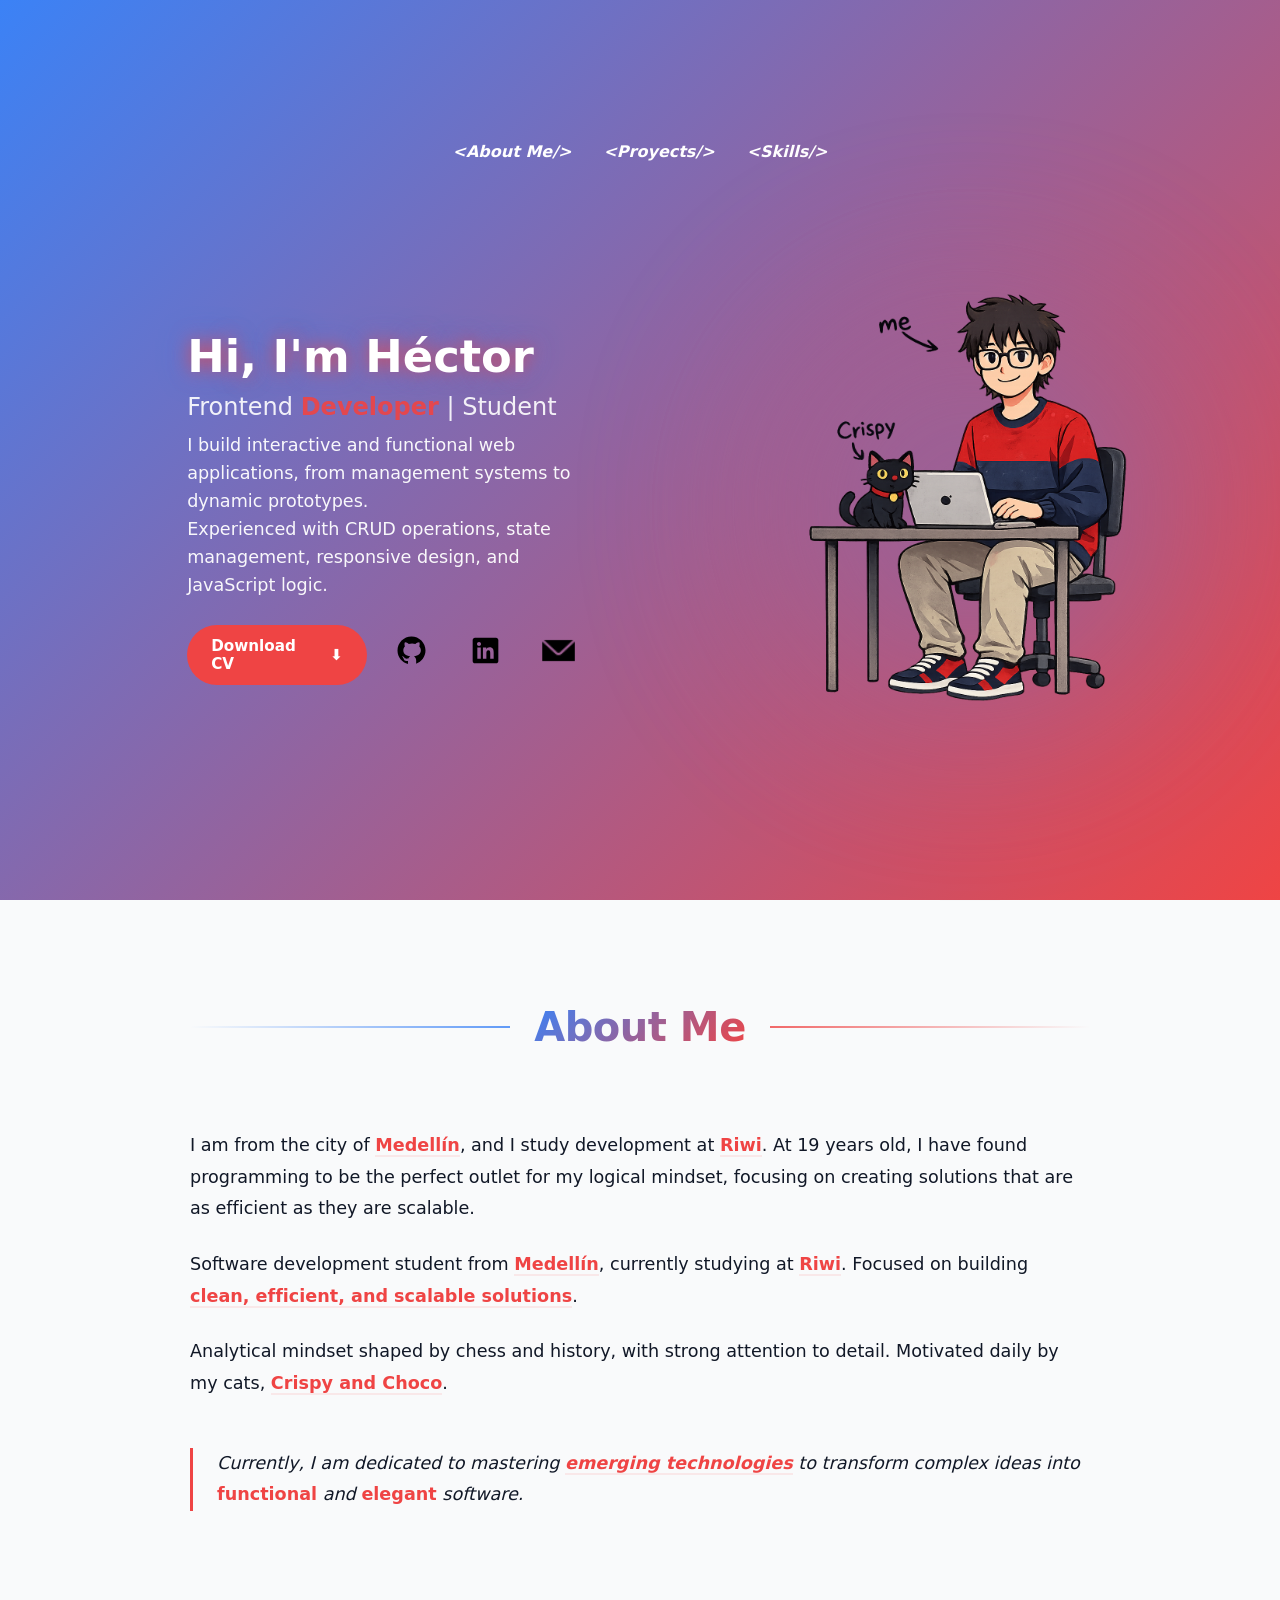
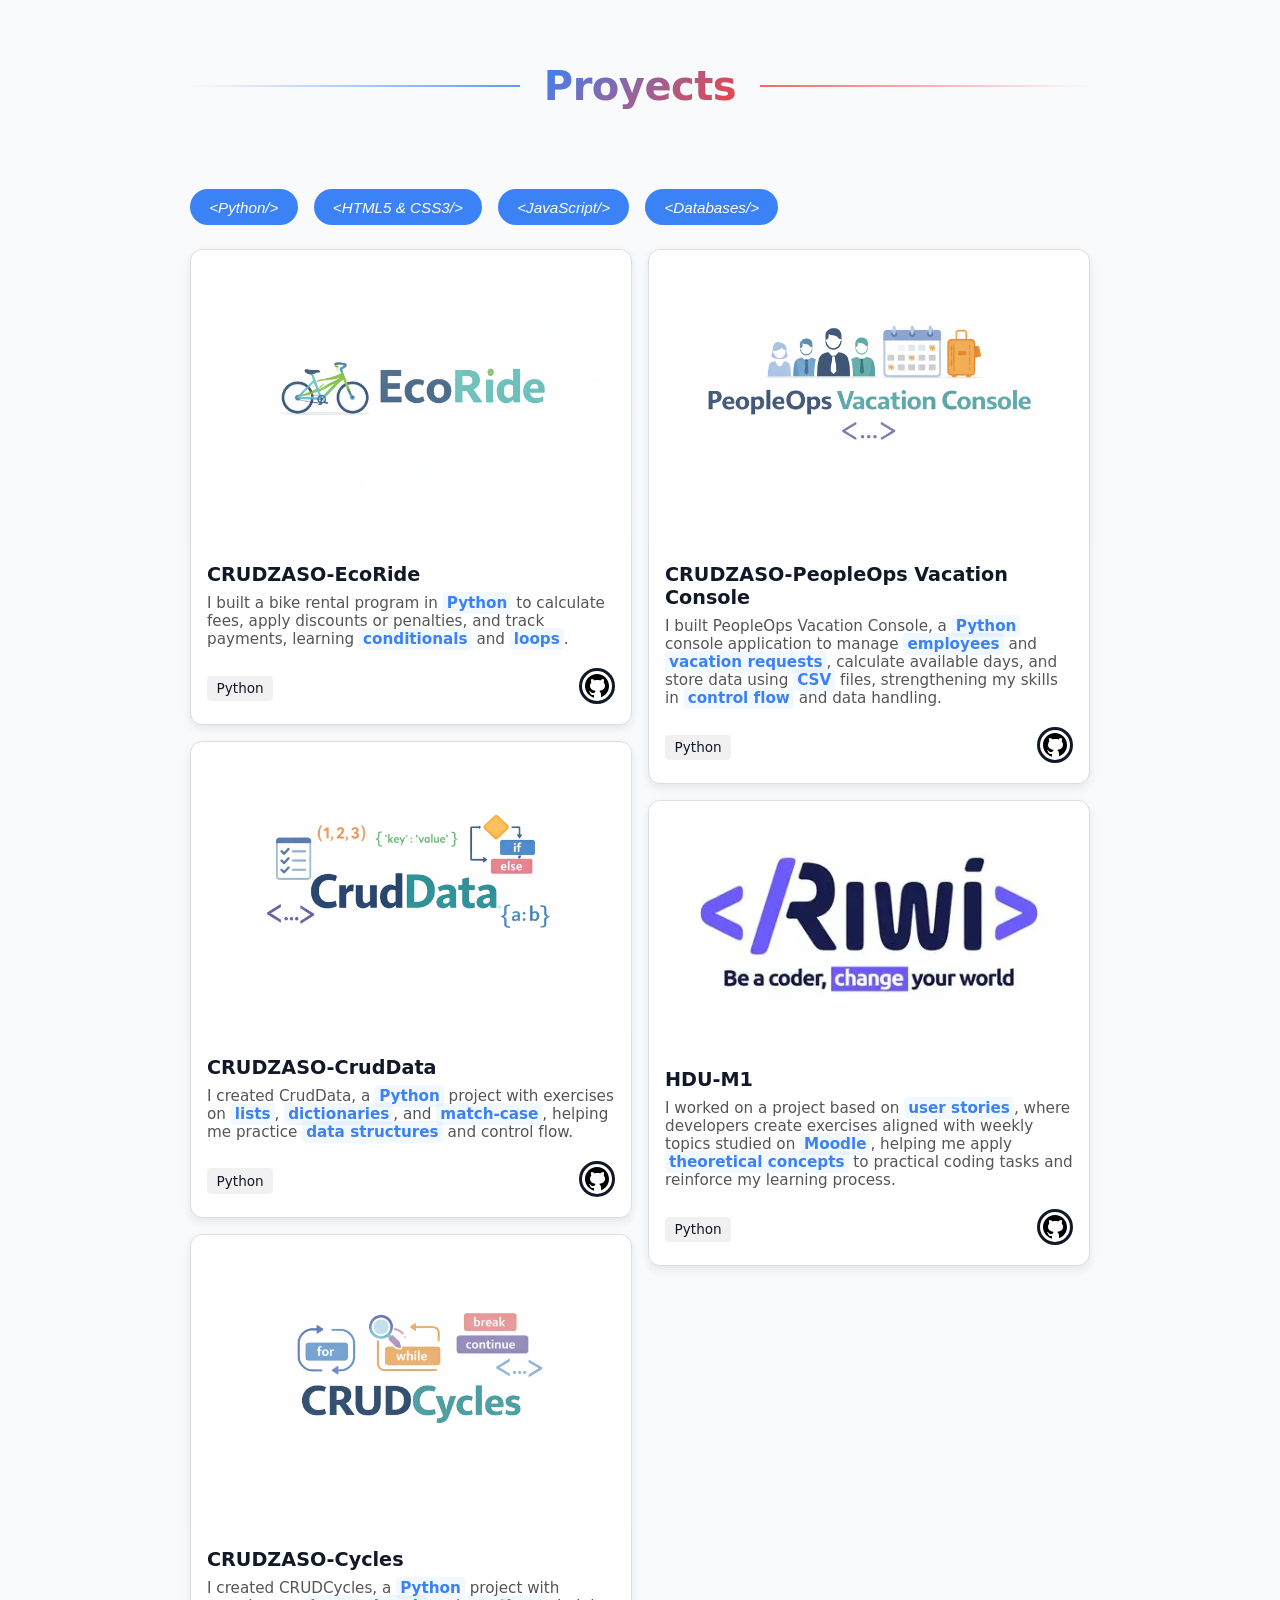
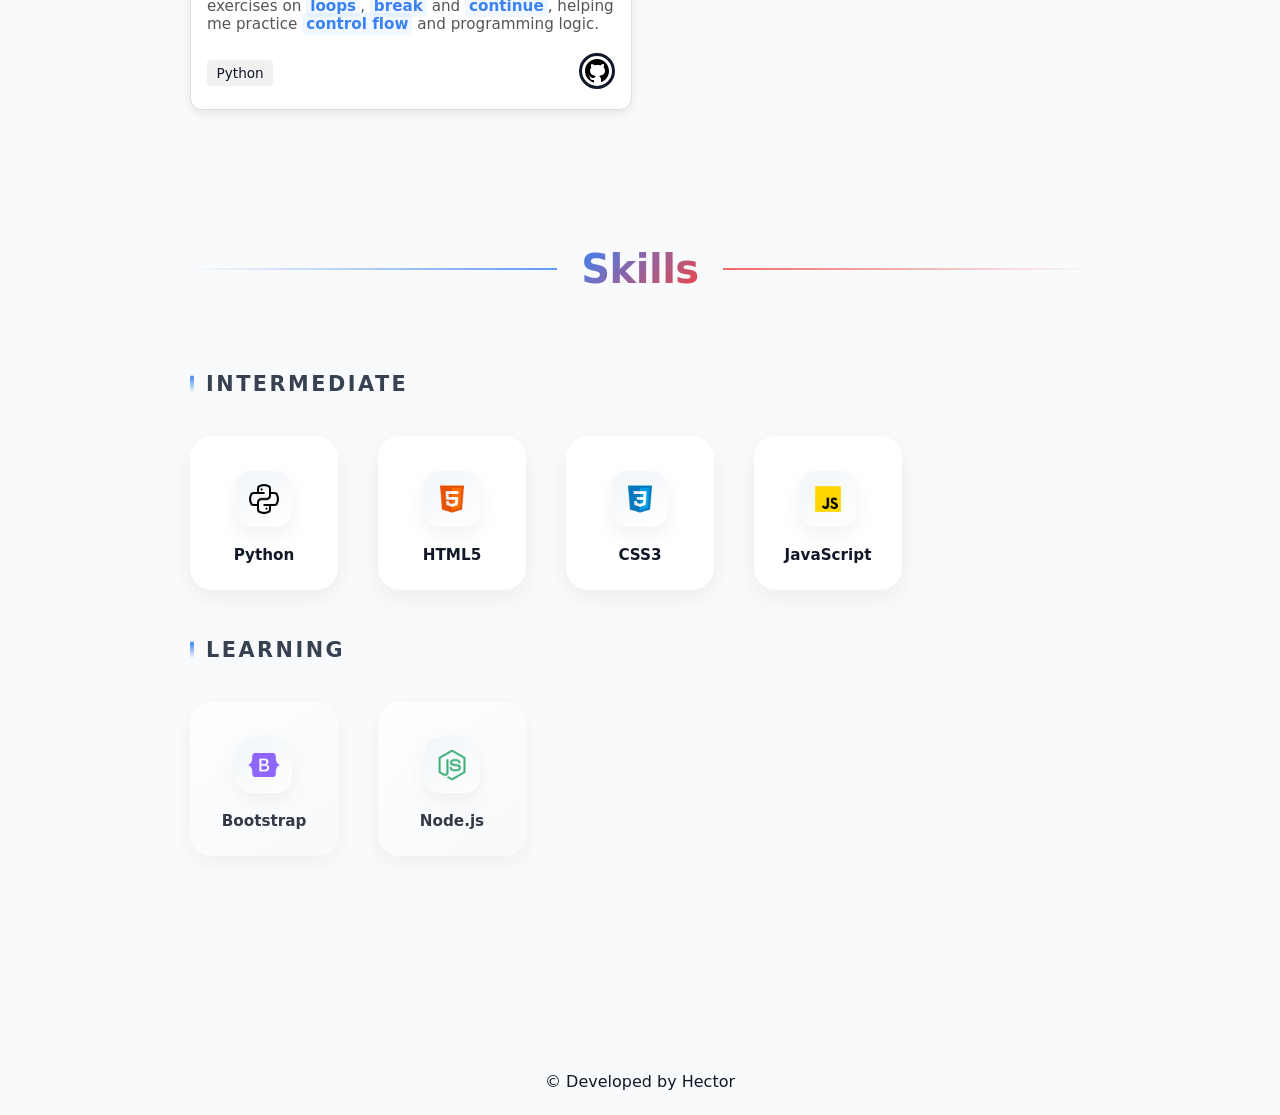
<file: index.html>
<!doctype html>
<html lang="es">
  <head>
    <meta charset="UTF-8" />
    <meta name="viewport" content="width=device-width, initial-scale=1.0" />
    <title>Rod | Portfolio</title>
    <link rel="icon" type="imagen/png" href="./assets/images/favicon.png" />
    <link rel="stylesheet" href="./css/styles.css" />
  </head>
  <body>
    <!-- === HERO === -->
    <header class="hero-content hero">
      <!-- === NAV === -->
      <nav class="nav">
        <ul class="nav-links">
          <li><a href="#about">About Me</a></li>
          <li><a href="#projects">Proyects</a></li>
          <li><a href="#skills">Skills</a></li>
        </ul>
      </nav>

      <!-- === HERO CONTENT === -->
      <section class="hero-stage">
        <!-- LEFT COLUMN: TEXT Y SOCIALS -->
        <div class="hero-info">
          <h1 class="hero-name">Hi, I'm Héctor</h1>
          <h2 class="hero-role">Frontend <span>Developer</span> | Student</h2>

          <p class="hero-tagline">
            I build interactive and functional web applications, from management
            systems to dynamic prototypes.<br />
            Experienced with CRUD operations, state management, responsive
            design, and JavaScript logic.
          </p>

          <div class="hero-socials">
            <a href="./assets/docs/CV.pdf" download class="btn-download">
              <span>Download CV</span> &#x2B07;
            </a>

            <a
              href="https://github.com/HecRodCode"
              target="_blank"
              class="social-body"
            >
              <img
                src="./assets/icons/github.svg"
                alt="GitHub"
                class="social-icon"
              />
            </a>
            <a
              href="https://www.linkedin.com/in/tu-perfil/"
              target="_blank"
              class="social-body"
            >
              <img
                src="./assets/icons/linkedin.svg"
                alt="LinkedIn"
                class="social-icon"
              />
            </a>
            <a href="mailto:hecrodcode@gmail.com" class="social-body">
              <img
                src="./assets/icons/email.png"
                alt="Email"
                class="social-icon"
              />
            </a>
          </div>
        </div>

        <!-- RIGHT COLUMN: AVATAR -->
        <div class="hero-avatar">
          <img
            src="./assets/images/avatar.png"
            alt="Avatar de Rod"
            class="avatar-img"
          />
          <div class="avatar-glow glow-red"></div>
          <div class="avatar-glow glow-blue"></div>
        </div>
      </section>
    </header>

    <main>
      <!-- === ABOUT ME === -->
      <section id="about" class="section about-grid">
        <article class="about-text">
          <div class="section-header">
            <span class="line left"></span>
            <h2 class="gradient-text">About Me</h2>
            <span class="line right"></span>
          </div>

          <div class="about-content">
            <p class="lead">
              I am from the city of <strong>Medellín</strong>, and I study
              development at <strong>Riwi</strong>. At 19 years old, I have
              found programming to be the perfect outlet for my logical mindset,
              focusing on creating solutions that are as efficient as they are
              scalable.
            </p>

            <div class="personal-info">
              <p class="lead">
                Software development student from <strong>Medellín</strong>,
                currently studying at <strong>Riwi</strong>. Focused on building
                <strong>clean, efficient, and scalable solutions</strong>.
              </p>

              <p class="personal-info">
                Analytical mindset shaped by chess and history, with strong
                attention to detail. Motivated daily by my cats,
                <strong>Crispy and Choco</strong>.
              </p>
            </div>

            <p class="goal">
              Currently, I am dedicated to mastering
              <strong>emerging technologies</strong> to transform complex ideas
              into <span>functional</span> and <span>elegant</span> software.
            </p>
          </div>
        </article>
      </section>

      <!-- PROJECTS -->
      <section id="projects" class="section projects">
        <div class="section-header">
          <span class="line left"></span>
          <h2 class="gradient-text">Proyects</h2>
          <span class="line right"></span>
        </div>

        <!-- Tabs de módulos -->
        <nav class="projects-tabs">
          <button class="tab-btn active" data-module="python">Python</button>
          <button class="tab-btn" data-module="html-css">HTML5 & CSS3</button>
          <button class="tab-btn" data-module="js">JavaScript</button>
          <button class="tab-btn" data-module="db">Databases</button>
        </nav>

        <!-- Grid de proyectos -->
        <div class="projects-grid">
          <!-- ============================== PYTHON ============================== -->
          <article class="project-card" data-module="python">
            <img
              src="./assets/images/proyects/ecoride.png"
              alt="Python App"
              class="project-img"
            />
            <div class="project-content">
              <h3>CRUDZASO-EcoRide</h3>
              <p>
                I built a bike rental program in
                <span class="highlight-red">Python</span> to calculate fees,
                apply discounts or penalties, and track payments, learning
                <span class="highlight-red">conditionals</span> and
                <span class="highlight-red">loops</span>.
              </p>

              <div class="projects-footer">
                <div class="project-tags">
                  <span>Python</span>
                </div>
                <!-- Link a GitHub -->
                <div class="project-actions">
                  <a
                    href="https://github.com/HecRodCode/CRUDZASO-EcoRide"
                    target="_blank"
                    class="github-link"
                  >
                    <img
                      src="./assets/icons/github.svg"
                      alt="GitHub Repo"
                      class="github-icon"
                    />
                  </a>
                </div>
              </div>
            </div>
          </article>

          <article class="project-card" data-module="python">
            <img
              src="./assets/images/proyects/cruddata.png"
              alt="HTML CSS Project"
              class="project-img"
            />
            <div class="project-content">
              <h3>CRUDZASO-CrudData</h3>
              <p>
                I created CrudData, a
                <span class="highlight-red">Python</span> project with exercises
                on <span class="highlight-red">lists</span>,
                <span class="highlight-red">dictionaries</span>, and
                <span class="highlight-red">match-case</span>, helping me
                practice <span class="highlight-red">data structures</span> and
                control flow.
              </p>

              <div class="projects-footer">
                <div class="project-tags">
                  <span>Python</span>
                </div>
                <!-- Link a GitHub -->
                <div class="project-actions">
                  <a
                    href="https://github.com/HecRodCode/CRUDZASO-CrudData"
                    target="_blank"
                    class="github-link"
                  >
                    <img
                      src="./assets/icons/github.svg"
                      alt="GitHub Repo"
                      class="github-icon"
                    />
                  </a>
                </div>
              </div>
            </div>
          </article>

          <article class="project-card" data-module="python">
            <img
              src="./assets/images/proyects/crudcycles.png"
              alt="HTML CSS Project"
              class="project-img"
            />
            <div class="project-content">
              <h3>CRUDZASO-Cycles</h3>
              <p>
                I created CRUDCycles, a
                <span class="highlight-red">Python</span> project with exercises
                on <span class="highlight-red">loops</span>,
                <span class="highlight-red">break</span> and
                <span class="highlight-red">continue</span>, helping me practice
                <span class="highlight-red">control flow</span> and programming
                logic.
              </p>

              <div class="projects-footer">
                <div class="project-tags">
                  <span>Python</span>
                </div>
                <!-- Link a GitHub -->
                <div class="project-actions">
                  <a
                    href="https://github.com/HecRodCode/CRUDZASO-PythonBasics"
                    target="_blank"
                    class="github-link"
                  >
                    <img
                      src="./assets/icons/github.svg"
                      alt="GitHub Repo"
                      class="github-icon"
                    />
                  </a>
                </div>
              </div>
            </div>
          </article>

          <article class="project-card" data-module="python">
            <img
              src="./assets/images/proyects/peopleOps.png"
              alt="HTML CSS Project"
              class="project-img"
            />
            <div class="project-content">
              <h3>CRUDZASO-PeopleOps Vacation Console</h3>
              <p>
                I built PeopleOps Vacation Console, a
                <span class="highlight-red">Python</span> console application to
                manage <span class="highlight-red">employees</span> and
                <span class="highlight-red">vacation requests</span>, calculate
                available days, and store data using
                <span class="highlight-red">CSV</span> files, strengthening my
                skills in <span class="highlight-red">control flow</span> and
                data handling.
              </p>

              <div class="projects-footer">
                <div class="project-tags">
                  <span>Python</span>
                </div>
                <!-- Link a GitHub -->
                <div class="project-actions">
                  <a
                    href="https://github.com/HecRodCode/CRUDZASO-PeopleVacations"
                    target="_blank"
                    class="github-link"
                  >
                    <img
                      src="./assets/icons/github.svg"
                      alt="GitHub Repo"
                      class="github-icon"
                    />
                  </a>
                </div>
              </div>
            </div>
          </article>

          <article class="project-card" data-module="python">
            <img
              src="./assets/images/proyects/riwi.webp"
              alt="HTML CSS Project"
              class="project-img"
            />
            <div class="project-content">
              <h3>HDU-M1</h3>
              <p>
                I worked on a project based on
                <span class="highlight-red">user stories</span>, where
                developers create exercises aligned with weekly topics studied
                on <span class="highlight-red">Moodle</span>, helping me apply
                <span class="highlight-red">theoretical concepts</span> to
                practical coding tasks and reinforce my learning process.
              </p>

              <div class="projects-footer">
                <div class="project-tags">
                  <span>Python</span>
                  <!-- Link a GitHub -->
                </div>
                <div class="project-actions">
                  <a
                    href="https://github.com/HecRodCode/M1-SDU"
                    target="_blank"
                    class="github-link"
                  >
                    <img
                      src="./assets/icons/github.svg"
                      alt="GitHub Repo"
                      class="github-icon"
                    />
                  </a>
                </div>
              </div>
            </div>
          </article>

          <!-- ============================== HTML & CSS ============================== -->
          <article class="project-card" data-module="html-css">
            <img
              src="./assets/images/proyects/almers.png"
              alt="HTML CSS Project"
              class="project-img"
            />
            <div class="project-content">
              <h3>Almers</h3>
              <p>
                I worked on a collaborative web project using
                <span class="highlight-red">HTML</span>,
                <span class="highlight-red">CSS</span>, and a bit of
                <span class="highlight-red">JavaScript</span> to present an
                original
                <span class="highlight-red">fantasy universe</span> with
                immersive lore, interactive navigation, and visual storytelling
                across multiple realms.
              </p>

              <div class="projects-footer">
                <div class="project-tags">
                  <span>HTML5</span>
                  <span>CSS3</span>
                  <span>JavaScript</span>
                </div>

                <div class="project-actions">
                  <a
                    href="https://hecrodcode.github.io/Almers/"
                    target="_blank"
                    class="btn btn-demo btn-sm"
                  >
                    Demo
                  </a>

                  <a
                    href="https://github.com/HecRodCode/Almers"
                    target="_blank"
                    class="github-link"
                  >
                    <img
                      src="./assets/icons/github.svg"
                      alt="GitHub Repo"
                      class="github-icon"
                    />
                  </a>
                </div>
              </div>
            </div>
          </article>

          <article class="project-card" data-module="html-css">
            <img
              src="./assets/images/proyects/storecrud.png"
              alt="HTML CSS Project"
              class="project-img"
            />
            <div class="project-content">
              <h3>CRUDSTORE</h3>
              <p>
                I developed <span class="highlight-red">StoreCrud</span>, a
                frontend project focused on translating a
                <span class="highlight-red">Figma design</span> into a
                responsive interface using
                <span class="highlight-red">HTML</span> and
                <span class="highlight-red">CSS</span>. This project helped me
                strengthen my understanding of
                <span class="highlight-red">layout structure</span>, spacing,
                and <span class="highlight-red">visual consistency</span> for
                portfolio-ready web interfaces.
              </p>

              <div class="projects-footer">
                <div class="project-tags">
                  <span>HTML5</span>
                  <span>CSS3</span>
                </div>

                <div class="project-actions">
                  <a
                    href="https://hecrodcode.github.io/CRUDZASO-StoreCrud/"
                    target="_blank"
                    class="btn btn-demo btn-sm"
                  >
                    Demo
                  </a>

                  <a
                    href="https://github.com/HecRodCode/CRUDZASO-StoreCrud"
                    target="_blank"
                    class="github-link"
                  >
                    <img
                      src="./assets/icons/github.svg"
                      alt="GitHub Repo"
                      class="github-icon"
                    />
                  </a>
                </div>
              </div>
            </div>
          </article>

          <article class="project-card" data-module="html-css">
            <img
              src="./assets/images/proyects/novaOS.png"
              alt="HTML CSS Project"
              class="project-img"
            />
            <div class="project-content">
              <h3>Nova OS</h3>
              <p>
                I worked on <span class="highlight-red">Nova OS</span>, a
                collaborative web project that recreates a functional
                <span class="highlight-red"
                  >macOS-inspired operating system</span
                >
                directly in the browser using
                <span class="highlight-red">HTML</span>,
                <span class="highlight-red">CSS</span>, and
                <span class="highlight-red">JavaScript</span>. The system
                features a dynamic desktop, dock, window management, and
                multiple integrated apps, strengthening my skills in
                <span class="highlight-red">UI architecture</span>,
                <span class="highlight-red">modular design</span>, and
                interactive frontend development.
              </p>

              <div class="projects-footer">
                <div class="project-tags">
                  <span>HTML5</span>
                  <span>CSS3</span>
                  <span>JavaScript</span>
                </div>

                <div class="project-actions">
                  <a
                    href="https://hecrodcode.github.io/CRUDZASO-MiniOS/"
                    target="_blank"
                    class="btn btn-demo btn-sm"
                  >
                    Demo
                  </a>

                  <a
                    href="https://github.com/HecRodCode/CRUDZASO-MiniOS"
                    target="_blank"
                    class="github-link"
                  >
                    <img
                      src="./assets/icons/github.svg"
                      alt="GitHub Repo"
                      class="github-icon"
                    />
                  </a>
                </div>
              </div>
            </div>
          </article>

          <article class="project-card" data-module="html-css">
            <img
              src="./assets/images/proyects/riwi.webp"
              alt="HTML CSS Project"
              class="project-img"
            />
            <div class="project-content">
              <h3>HDU-M2</h3>
              <p>
                I worked on a project based on
                <span class="highlight-red">user stories</span>, where
                developers create exercises aligned with weekly topics studied
                on <span class="highlight-red">Moodle</span>, helping me apply
                <span class="highlight-red">theoretical concepts</span> to
                practical coding tasks and reinforce my learning process.
              </p>

              <div class="projects-footer">
                <div class="project-tags">
                  <span>HTML5</span>
                  <span>CSS3</span>
                  <span>JavaScript</span>
                  <!-- Link a GitHub -->
                </div>
                <div class="project-actions">
                  <a
                    href="https://github.com/HecRodCode/M2-HDU"
                    target="_blank"
                    class="github-link"
                  >
                    <img
                      src="./assets/icons/github.svg"
                      alt="GitHub Repo"
                      class="github-icon"
                    />
                  </a>
                </div>
              </div>
            </div>
          </article>

          <!-- ============================== JAVASCRIPT ============================== -->
          <article class="project-card" data-module="js">
            <img
              src="./assets/images/proyects/habitsHub.png"
              alt="HTML CSS Project"
              class="project-img"
            />
            <div class="project-content">
              <h3>HabitsHub</h3>
              <p>
                I built <span class="highlight-red">HabitFlow</span>, a
                frontend-only habit tracking application using
                <span class="highlight-red">HTML</span>,
                <span class="highlight-red">CSS</span>, and
                <span class="highlight-red">Vanilla JavaScript</span>, focused
                on <span class="highlight-red">DOM manipulation</span>,
                <span class="highlight-red">authentication flow</span>, and
                browser data persistence with
                <span class="highlight-red">localStorage</span> and
                <span class="highlight-red">sessionStorage</span>.
              </p>

              <div class="projects-footer">
                <div class="project-tags">
                  <span>HTML5</span>
                  <span>CSS3</span>
                  <span>JavaScript</span>
                </div>

                <div class="project-actions">
                  <a
                    href="https://hecrodcode.github.io/CRUDZASO-HabitFlow/"
                    target="_blank"
                    class="btn btn-demo btn-sm"
                  >
                    Demo
                  </a>

                  <a
                    href="https://github.com/HecRodCode/CRUDZASO-HabitFlow"
                    target="_blank"
                    class="github-link"
                  >
                    <img
                      src="./assets/icons/github.svg"
                      alt="GitHub Repo"
                      class="github-icon"
                    />
                  </a>
                </div>
              </div>
            </div>
          </article>

          <article class="project-card" data-module="js">
            <img
              src="./assets/images/proyects/ideaHub.png"
              alt="HTML CSS Project"
              class="project-img"
            />
            <div class="project-content">
              <h3>IdeaHub</h3>
              <p>
                I worked on <span class="highlight-red">IdeaHub</span>, a
                collaborative frontend platform built with
                <span class="highlight-red">HTML</span>,
                <span class="highlight-red">CSS</span>, and
                <span class="highlight-red">Vanilla JavaScript</span>, focused
                on <span class="highlight-red">user authentication</span>,
                <span class="highlight-red">ideas CRUD</span>, dynamic
                <span class="highlight-red">DOM manipulation</span>, and
                <span class="highlight-red">team collaboration</span> using
                <span class="highlight-red">Git Flow</span> and
                <span class="highlight-red">Conventional Commits</span>.
              </p>

              <div class="projects-footer">
                <div class="project-tags">
                  <span>HTML5</span>
                  <span>CSS3</span>
                  <span>JavaScript</span>
                </div>

                <div class="project-actions">
                  <a href="" target="_blank" class="btn btn-demo btn-sm">
                    Demo
                  </a>

                  <a
                    href="https://github.com/HecRodCode/CRUDZASO-IdeaHub"
                    target="_blank"
                    class="github-link"
                  >
                    <img
                      src="./assets/icons/github.svg"
                      alt="GitHub Repo"
                      class="github-icon"
                    />
                  </a>
                </div>
              </div>
            </div>
          </article>

          <article class="project-card" data-module="js">
            <img
              src="./assets/images/proyects/riwi.webp"
              alt="HTML CSS Project"
              class="project-img"
            />
            <div class="project-content">
              <h3>HDU-M3</h3>
              <p>
                I worked on a project based on
                <span class="highlight-red">user stories</span>, where
                developers create exercises aligned with weekly topics studied
                on <span class="highlight-red">Moodle</span>, helping me apply
                <span class="highlight-red">theoretical concepts</span> to
                practical coding tasks and reinforce my learning process.
              </p>

              <div class="projects-footer">
                <div class="project-tags">
                  <span>JavaScript</span>
                  <!-- Link a GitHub -->
                </div>
                <div class="project-actions">
                  <a
                    href="https://github.com/HecRodCode/M3-HDU"
                    target="_blank"
                    class="github-link"
                  >
                    <img
                      src="./assets/icons/github.svg"
                      alt="GitHub Repo"
                      class="github-icon"
                    />
                  </a>
                </div>
              </div>
            </div>
          </article>

          <!-- Databases -->
        </div>
      </section>

      <!-- === SKILLS === -->
      <section id="skills" class="section skills-container">
        <div class="section-header">
          <span class="line left"></span>
          <h2 class="gradient-text">Skills</h2>
          <span class="line right"></span>
        </div>

        <div class="skills-wrapper">
          <div class="skills-category">
            <h3>Intermediate</h3>
            <div class="skills-flow">
              <div class="skill-item">
                <div class="icon-wrapper">
                  <img src="./assets/icons/python.png" alt="Python" />
                </div>
                <span>Python</span>
              </div>

              <div class="skill-item">
                <div class="icon-wrapper">
                  <img src="./assets/icons/html.png" alt="HTML5" />
                </div>
                <span>HTML5</span>
              </div>

              <div class="skill-item">
                <div class="icon-wrapper">
                  <img src="./assets/icons/css.png" alt="CSS3" />
                </div>
                <span>CSS3</span>
              </div>

              <div class="skill-item">
                <div class="icon-wrapper">
                  <img src="./assets/icons/js.png" alt="JavaScript" />
                </div>
                <span>JavaScript</span>
              </div>
            </div>
          </div>

          <div class="skills-category">
            <h3>Learning</h3>
            <div class="skills-flow">
              <div class="skill-item learning">
                <div class="icon-wrapper">
                  <img src="./assets/icons/bootstrap.png" alt="Bootstrap" />
                </div>
                <span>Bootstrap</span>
              </div>

              <div class="skill-item learning">
                <div class="icon-wrapper">
                  <img src="./assets/icons/nodejs.png" alt="Node.js" />
                </div>
                <span>Node.js</span>
              </div>
            </div>
          </div>
        </div>
      </section>

      <!-- CONTACT -->
      <section id="contact" class="section contact">
        <p>© Developed by Hector</p>
      </section>

      <script src="./js/app.js"></script>
    </main>
  </body>
</html>
</file>
<file: css/styles.css>
/* GLOBAL STYLES */
:root {
  --rojo: #ef4444;
  --azul: #3b82f6;
  --fondo: #0f172a;
  --texto-fuerte: #111827;
  --texto-suave: #374151;
  --padding: 1.5rem;
}

* {
  box-sizing: border-box;
  margin: 0;
  padding: 0;
}

body {
  font-family: system-ui, sans-serif;
  background: #f9fafb;
  color: #111827;
}

a {
  text-decoration: none;
  color: inherit;
}

/* === NAV === */
.nav {
  display: flex;
  justify-content: center;
  padding: calc(var(--padding) * 2) var(--padding);
}

.nav-links {
  display: flex;
  gap: 2rem;
  list-style: none;
}

.nav-links a {
  font-style: italic;
  font-weight: 600;
  position: relative;
  color: var(--texto);

  transition:
    transform 0.25s ease,
    color 0.25s ease;
}

.nav-links a::before {
  content: '<';
}

.nav-links a::after {
  content: '/>';
}

.nav-links a:hover {
  color: var(--rojo);
}

/* === HERO === */
.hero {
  min-height: 100vh;
  background: linear-gradient(135deg, var(--azul), var(--rojo));
  color: white;
  display: flex;
  flex-direction: column;
}

.hero-content {
  flex: 1;
  display: flex;
  align-items: center;
  justify-content: center;
  padding: 1rem var(--padding);
}

.hero-stage {
  max-width: 1150px;
  margin: 0 auto;
  padding: 0 1.5rem;
  display: grid;
  grid-template-columns: 1.35fr 1fr;
  gap: 4rem;
  align-items: center;
}

/* === LEFT SIDE === */
.hero-info {
  display: flex;
  flex-direction: column;
  gap: 10px;

  width: 100%;
  max-width: 400px;
  margin: 0 auto;
}

.hero-name {
  font-size: 2.8rem;
  font-weight: 800;
  text-shadow:
    0 0 20px var(--rojo),
    0 0 30px var(--azul);
}

.hero-role {
  font-size: 1.5rem;
  font-weight: 500;
  opacity: 0.9;
}

.hero-role span {
  font-weight: bold;
  color: var(--rojo);
}

.hero-tagline {
  font-size: 1.1rem;
  line-height: 1.6;
  opacity: 0.95;
}

.hero-socials {
  display: flex;
  gap: 1rem;
  margin-top: 1rem;
}

.btn-download {
  display: inline-flex;
  align-items: center;
  justify-content: center;

  gap: 0.5rem;
  background: var(--rojo);
  color: white;
  padding: 0.75rem 1.5rem;
  border-radius: 50px;
  font-weight: 600;
  font-size: 0.95rem;
  text-decoration: none;
  transition:
    transform 0.25s ease,
    box-shadow 0.25s ease;
}

.social-body {
  text-align: center;
  padding: 0.5rem 0.7rem;

  border-radius: 100%;

  border: 3px rgba(0, 0, 0, 0.6);
  font-weight: 600;
  color: white;
  transition: 0.3s;
}

.hero-socials a:hover {
  transform: translateY(-3px);
  box-shadow: 0 10px 25px rgba(239, 68, 68, 0.6);

  background: var(--rojo);
  color: white;
}

.social-icon {
  width: 35px;
  height: 35px;
}

/* === RIGHT SIDE === */
.hero-avatar {
  position: relative;
  display: flex;
  align-items: center;
  justify-content: center;
}

.avatar-img {
  width: 450px;
  max-width: 90%;
  border-radius: 20px;
  object-fit: cover;
  z-index: 2;
}

.avatar-glow {
  position: absolute;
  border-radius: 50%;
  width: 400px;
  height: 400px;
  top: 50%;
  left: 50%;
  transform: translate(-50%, -50%);
  filter: blur(100px);
  z-index: 1;
}

.glow-red {
  background: var(--rojo);
  opacity: 0.45;
}

.glow-blue {
  background: var(--azul);
  opacity: 0.35;
}

/* ===== SECTIONS =====  */
.section {
  max-width: 900px;
  margin: auto;
  padding: 6.5rem 0 var(--padding);
}

/* ===== SECTION HEADER ====== */
.section-header {
  display: grid;
  grid-template-columns: 1fr auto 1fr;
  align-items: center;
  gap: 1.5rem;
  margin-bottom: 5rem;
}

.gradient-text {
  font-size: 2.5rem;
  font-weight: 700;
  text-align: center;
  letter-spacing: -0.5px;

  background-image: linear-gradient(135deg, var(--azul), var(--rojo));

  background-clip: text;
  color: transparent;

  -webkit-background-clip: text;
}

.section-header .line {
  height: 2px;
  opacity: 0.8;
}

.section-header .line.left {
  background: linear-gradient(to left, var(--azul), transparent);
}

.section-header .line.right {
  background: linear-gradient(to right, var(--rojo), transparent);
}

/* === ABOUT ME SECTION === */
.lead {
  font-size: 1.4rem;
  line-height: 1.4;
  margin-bottom: 2rem;
}

.about-text p {
  font-size: 1.1rem;
  line-height: 1.8;
  margin-bottom: 1.5rem;
}

.about-text strong {
  color: var(--rojo);
  font-weight: 600;
  border-bottom: 2px solid rgba(239, 68, 68, 0.1);
}

.goal {
  margin-top: 3rem;
  font-style: italic;
  border-left: 3px solid var(--rojo);
  padding-left: 1.5rem;
}

.goal span {
  color: var(--rojo);
  font-weight: bold;
  font-style: normal;
}

/* === Tabs === */
.projects-tabs {
  display: flex;
  gap: 1rem;
  margin-bottom: 1.5rem;
}

.tab-btn {
  background: var(--azul);
  color: #fff;
  padding: 0.6rem 1.2rem;
  border-radius: 50px;
  border: none;

  font-style: italic;
  font-size: 0.95rem;
  font-weight: 500;

  cursor: pointer;
  transition:
    background-color 0.2s ease,
    color 0.2s ease,
    box-shadow 0.2s ease;
}

.tab-btn:hover {
  background-color: #0b4fd6;
  box-shadow: 0 4px 10px rgba(0, 0, 0, 0.15);
}

.tab-btn::before {
  content: '<';
}

.tab-btn::after {
  content: '/>';
}

/* === PROYECTS SECTION === */
.projects-grid {
  gap: 1rem;
  align-items: start;

  column-count: 2;
  column-gap: 1rem;
}

.project-card {
  background-color: #fff;
  border: 1px solid #ddd;
  border-radius: 12px;
  overflow: hidden;
  box-shadow: 0 4px 10px rgba(0, 0, 0, 0.08);
  transition:
    transform 0.2s,
    box-shadow 0.2s;
  display: flex;
  flex-direction: column;

  height: auto;
  align-self: start;

  break-inside: avoid;
  margin-bottom: 1rem;
}

.project-card:hover {
  transform: translateY(-5px);
  box-shadow: 0 8px 20px rgba(0, 0, 0, 0.12);
}

.project-img {
  width: 100%;
  height: auto;
  border-top-left-radius: 12px;
  border-top-right-radius: 12px;
  border-bottom-left-radius: 0;
  border-bottom-right-radius: 0;
}

.project-content {
  padding: 1rem;
  display: flex;
  flex-direction: column;
  gap: 0.5rem;
}

.project-content h3 {
  font-size: 1.2rem;
  margin: 0;
}

.project-content p {
  font-size: 0.95rem;
  color: #555;
}

.highlight-red {
  color: var(--azul);
  font-weight: 700;
  background: rgba(0, 123, 255, 0.05);
  padding: 2px 4px;
  border-radius: 4px;
}

/* === CARDS FOOTER === */
.projects-footer {
  display: flex;
  justify-content: space-between;
  align-items: center;
  margin-top: 0.75rem;

  width: auto;
}

/* TAGS LEFT */
.project-tags {
  display: flex;
  flex-direction: row;
  justify-content: space-between;
  gap: 0.4rem;
}

.project-tags span {
  font-size: 0.85rem;
  padding: 0.3rem 0.6rem;
  border-radius: 4px;
  background: #f1f1f1;
}

/* BTN RIGHT */
.project-actions {
  display: flex;
  gap: 0.4rem;
}

.btn-sm {
  padding: 0.3rem 0.6rem;
  font-size: 0.7rem;
  border-radius: 5px;
}

.project-actions {
  display: flex;
  gap: 0.75rem;
}

.btn {
  padding: 0.3rem;
  font-size: 0.85rem;
  border-radius: 6px;
  text-decoration: none;
  font-weight: 500;
  transition: all 0.2s ease;
  display: inline-flex;
  align-items: center;
  justify-content: center;
}

.btn-demo {
  background-color: var(--azul);
  color: #fff;
}

.btn-demo:hover {
  background-color: #0b4fd6;
  box-shadow: 0 4px 10px rgba(0, 0, 0, 0.15);
}

.github-icon {
  border-radius: 100%;
  border: solid;
}

.github-icon:hover {
  background-color: var(--azul);
  transition: 0.5s;
}

/* SKILLS — VISUAL REDESIGN */

.skills-container {
  padding: 7rem 0;
  position: relative;
}

/* Main Wrapper */
.skills-wrapper {
  display: grid;
  grid-template-columns: 1fr;
  gap: 3rem;
}

/* Category */
.skills-category {
  position: relative;
}

/* Label de categoría */
.skills-category h3 {
  font-size: 1.3rem;
  font-weight: 700;
  letter-spacing: 2.5px;
  text-transform: uppercase;
  color: var(--texto-suave);
  margin-bottom: 2.5rem;
  padding-left: 1rem;
  position: relative;
}

/* Línea decorativa */
.skills-category h3::before {
  content: '';
  position: absolute;
  left: 0;
  top: 50%;
  width: 4px;
  height: 70%;
  background: linear-gradient(180deg, var(--azul), rgba(0, 0, 0, 0));
  transform: translateY(-50%);
  border-radius: 2px;
}

/* Flujo */
.skills-flow {
  display: grid;
  grid-template-columns: repeat(auto-fill, minmax(140px, 1fr));
  gap: 2.5rem;
}

/* Skill */
.skill-item {
  position: relative;
  background: #ffffff;
  border-radius: 22px;
  padding: 2.2rem 1.4rem 1.6rem;

  display: flex;
  flex-direction: column;
  align-items: center;
  gap: 1.2rem;

  box-shadow:
    0 8px 25px rgba(0, 0, 0, 0.06),
    inset 0 1px 0 rgba(255, 255, 255, 0.6);

  transition:
    transform 0.35s cubic-bezier(0.34, 1.56, 0.64, 1),
    box-shadow 0.35s ease;
}

/* Hover con vida */
.skill-item:hover {
  transform: translateY(-10px) scale(1.02);
  box-shadow: 0 25px 50px rgba(0, 0, 0, 0.12);
}

/* Icono grande */
.icon-wrapper {
  width: 56px;
  height: 56px;
  border-radius: 16px;
  background: linear-gradient(145deg, #f1f5f9, #ffffff);

  display: flex;
  align-items: center;
  justify-content: center;

  box-shadow: 0 8px 20px rgba(0, 0, 0, 0.06);

  transition:
    transform 0.35s ease,
    box-shadow 0.35s ease;
}

.skill-item:hover .icon-wrapper {
  transform: translateY(-6px) rotate(-3deg);
  box-shadow: 0 18px 35px rgba(0, 0, 0, 0.12);
}

/* Imagen */
.icon-wrapper img {
  width: 60%;
  height: auto;
}

/* Texto */
.skill-item span {
  font-size: 0.95rem;
  font-weight: 600;
  color: var(--texto-fuerte);
  text-align: center;
}

/* Learning */
.skill-item.learning {
  background: linear-gradient(145deg, #ffffff, #f8fafc);
  opacity: 0.85;
}

.skill-item.learning::after {
  position: absolute;
  top: 12px;
  right: 12px;

  font-size: 0.65rem;
  letter-spacing: 1px;
  text-transform: uppercase;
  color: var(--texto-suave);

  padding: 0.2rem 0.5rem;
  border-radius: 6px;
  background: rgba(0, 0, 0, 0.04);
}

.contact {
  display: flex;
  justify-content: center;
}
</file>
